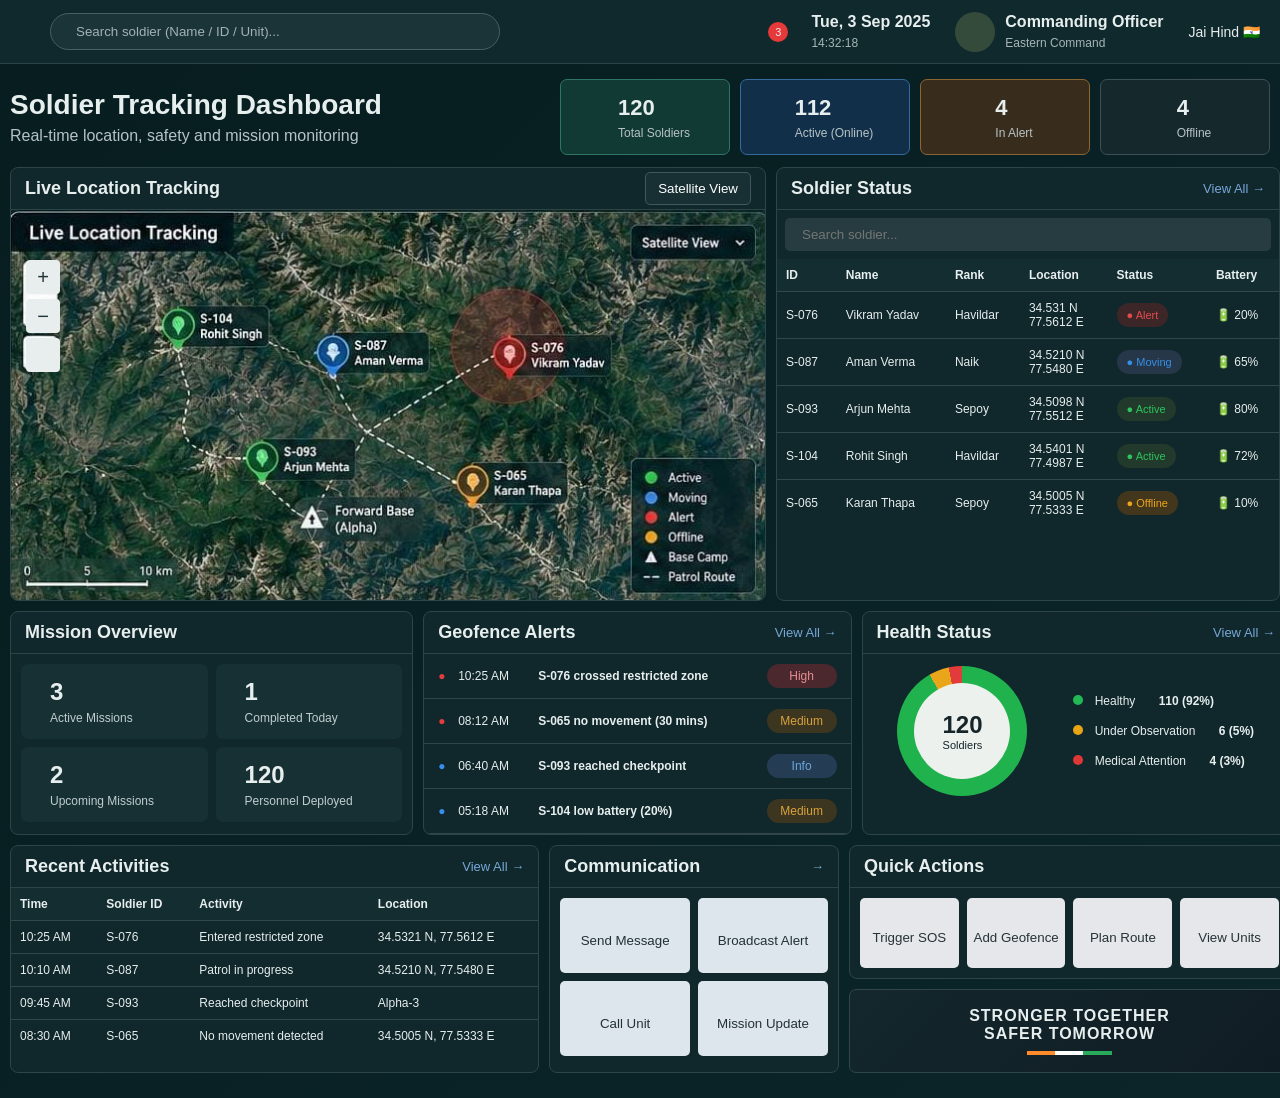
<file: index.html>
<!DOCTYPE html>
<html lang="en">
<head>
    <meta charset="UTF-8">
    <meta name="viewport" content="width=device-width, initial-scale=1.0">

    <title>Soldier Tracking Dashboard</title>

    <!-- Font Awesome Icons -->
    <link rel="stylesheet"
        href="index.css">

    <link rel="stylesheet" href="index.css">
</head>

<body>

    <!-- ================= HEADER ================= -->

    <header class="topbar">

        <div class="menu">
            <i class="fa-solid fa-bars"></i>
        </div>

        <div class="search-box">
            <i class="fa-solid fa-magnifying-glass"></i>
            <input type="text"
                placeholder="Search soldier (Name / ID / Unit)...">
        </div>

        <div class="top-right">

            <div class="notification">
                <i class="fa-solid fa-bell"></i>
                <span>3</span>
            </div>

            <div class="date-time">
                <i class="fa-regular fa-calendar"></i>
                <div>
                    <strong>Tue, 3 Sep 2025</strong>
                    <p>14:32:18</p>
                </div>
            </div>

            <div class="officer">
                <div class="avatar">
                    <i class="fa-solid fa-user"></i>
                </div>

                <div>
                    <strong>Commanding Officer</strong>
                    <p>Eastern Command</p>
                </div>
            </div>

            <div class="jai-hind">
                Jai Hind 🇮🇳
            </div>

        </div>

    </header>


    <!-- ================= MAIN CONTENT ================= -->

    <main>

        <!-- TITLE -->

        <section class="dashboard-title">

            <div>
                <h1>Soldier Tracking Dashboard</h1>
                <p>Real-time location, safety and mission monitoring</p>
            </div>


            <!-- STATISTICS -->

            <div class="stats">

                <div class="stat-card green">
                    <i class="fa-solid fa-users"></i>

                    <div>
                        <h2>120</h2>
                        <p>Total Soldiers</p>
                    </div>
                </div>


                <div class="stat-card blue">
                    <i class="fa-solid fa-location-dot"></i>

                    <div>
                        <h2>112</h2>
                        <p>Active (Online)</p>
                    </div>
                </div>


                <div class="stat-card orange">
                    <i class="fa-solid fa-triangle-exclamation"></i>

                    <div>
                        <h2>4</h2>
                        <p>In Alert</p>
                    </div>
                </div>


                <div class="stat-card dark">
                    <i class="fa-solid fa-wifi"></i>

                    <div>
                        <h2>4</h2>
                        <p>Offline</p>
                    </div>
                </div>

            </div>

        </section>



        <!-- ================= TOP GRID ================= -->

        <section class="top-grid">


            <!-- MAP -->

            <div class="card map-card">

                <div class="card-header">
                    <h2>Live Location Tracking</h2>

                    <button>
                        Satellite View
                        <i class="fa-solid fa-chevron-down"></i>
                    </button>
                </div>


                <div class="map">

                    <img class="gps-image" src="index.jpeg" alt="GPS tracking map">

                    <!-- Map Controls -->

                    <div class="map-controls">
                        <button>+</button>
                        <button>−</button>
                        <button>
                            <i class="fa-solid fa-crosshairs"></i>
                        </button>
                    </div>


                    <!-- Soldier Locations -->

                    <div class="soldier s1 active">
                        <i class="fa-solid fa-location-dot"></i>

                        


                    
                    </div>


                   

                    <!-- Base Camp -->

                    <div class="base-camp">
                        <i class="fa-solid fa-tent"></i>
                        <span>Forward Base<br>(Alpha)</span>
                    </div>


                    <!-- Legend -->

                    <div class="legend">

                        <div>
                            <span class="dot green-dot"></span>
                            Active
                        </div>

                        <div>
                            <span class="dot blue-dot"></span>
                            Moving
                        </div>

                        <div>
                            <span class="dot red-dot"></span>
                            Alert
                        </div>

                        <div>
                            <span class="dot yellow-dot"></span>
                            Offline
                        </div>

                    </div>


                    <div class="scale">
                        0 &nbsp;&nbsp;&nbsp;&nbsp;&nbsp;&nbsp; 5 &nbsp;&nbsp;&nbsp;&nbsp;&nbsp;&nbsp; 10 km
                        <div></div>
                    </div>

                </div>

            </div>



            <!-- SOLDIER STATUS -->

            <div class="card soldier-status">

                <div class="card-header">
                    <h2>Soldier Status</h2>
                    <a href="#">View All →</a>
                </div>


                <div class="status-search">
                    <i class="fa-solid fa-magnifying-glass"></i>
                    <input type="text" placeholder="Search soldier...">
                </div>


                <table>

                    <thead>
                        <tr>
                            <th>ID</th>
                            <th>Name</th>
                            <th>Rank</th>
                            <th>Location</th>
                            <th>Status</th>
                            <th>Battery</th>
                        </tr>
                    </thead>


                    <tbody>

                        <tr>
                            <td>S-076</td>
                            <td>Vikram Yadav</td>
                            <td>Havildar</td>
                            <td>34.531 N<br>77.5612 E</td>

                            <td>
                                <span class="status alert-status">
                                    ● Alert
                                </span>
                            </td>

                            <td>🔋 20%</td>
                        </tr>


                        <tr>
                            <td>S-087</td>
                            <td>Aman Verma</td>
                            <td>Naik</td>
                            <td>34.5210 N<br>77.5480 E</td>

                            <td>
                                <span class="status moving-status">
                                    ● Moving
                                </span>
                            </td>

                            <td>🔋 65%</td>
                        </tr>


                        <tr>
                            <td>S-093</td>
                            <td>Arjun Mehta</td>
                            <td>Sepoy</td>
                            <td>34.5098 N<br>77.5512 E</td>

                            <td>
                                <span class="status active-status">
                                    ● Active
                                </span>
                            </td>

                            <td>🔋 80%</td>
                        </tr>


                        <tr>
                            <td>S-104</td>
                            <td>Rohit Singh</td>
                            <td>Havildar</td>
                            <td>34.5401 N<br>77.4987 E</td>

                            <td>
                                <span class="status active-status">
                                    ● Active
                                </span>
                            </td>

                            <td>🔋 72%</td>
                        </tr>


                        <tr>
                            <td>S-065</td>
                            <td>Karan Thapa</td>
                            <td>Sepoy</td>
                            <td>34.5005 N<br>77.5333 E</td>

                            <td>
                                <span class="status offline-status">
                                    ● Offline
                                </span>
                            </td>

                            <td>🔋 10%</td>
                        </tr>

                    </tbody>

                </table>

            </div>

        </section>



        <!-- ================= SECOND GRID ================= -->

        <section class="middle-grid">


            <!-- MISSION OVERVIEW -->

            <div class="card mission-card">

                <div class="card-header">
                    <h2>Mission Overview</h2>
                </div>


                <div class="mission-grid">

                    <div class="mission-item">
                        <i class="fa-solid fa-bullseye green-icon"></i>

                        <div>
                            <h2>3</h2>
                            <p>Active Missions</p>
                        </div>
                    </div>


                    <div class="mission-item">
                        <i class="fa-solid fa-flag green-icon"></i>

                        <div>
                            <h2>1</h2>
                            <p>Completed Today</p>
                        </div>
                    </div>


                    <div class="mission-item">
                        <i class="fa-solid fa-clock blue-icon"></i>

                        <div>
                            <h2>2</h2>
                            <p>Upcoming Missions</p>
                        </div>
                    </div>


                    <div class="mission-item">
                        <i class="fa-solid fa-users blue-icon"></i>

                        <div>
                            <h2>120</h2>
                            <p>Personnel Deployed</p>
                        </div>
                    </div>

                </div>

            </div>



            <!-- GEOFENCE ALERTS -->

            <div class="card geofence-card">

                <div class="card-header">
                    <h2>Geofence Alerts</h2>
                    <a href="#">View All →</a>
                </div>


                <div class="alert-row">
                    <span class="red">●</span>
                    <span>10:25 AM</span>
                    <strong>S-076 crossed restricted zone</strong>
                    <span class="priority high">High</span>
                </div>


                <div class="alert-row">
                    <span class="red">●</span>
                    <span>08:12 AM</span>
                    <strong>S-065 no movement (30 mins)</strong>
                    <span class="priority medium">Medium</span>
                </div>


                <div class="alert-row">
                    <span class="blue-text">●</span>
                    <span>06:40 AM</span>
                    <strong>S-093 reached checkpoint</strong>
                    <span class="priority info">Info</span>
                </div>


                <div class="alert-row">
                    <span class="blue-text">●</span>
                    <span>05:18 AM</span>
                    <strong>S-104 low battery (20%)</strong>
                    <span class="priority medium">Medium</span>
                </div>

            </div>



            <!-- HEALTH STATUS -->

            <div class="card health-card">

                <div class="card-header">
                    <h2>
                        <i class="fa-solid fa-heart"></i>
                        Health Status
                    </h2>

                    <a href="#">View All →</a>
                </div>


                <div class="health-content">

                    <div class="health-circle">
                        <div>
                            <h1>120</h1>
                            <p>Soldiers</p>
                        </div>
                    </div>


                    <div class="health-list">

                        <p>
                            <span class="dot green-dot"></span>
                            Healthy
                            <strong>110 (92%)</strong>
                        </p>

                        <p>
                            <span class="dot yellow-dot"></span>
                            Under Observation
                            <strong>6 (5%)</strong>
                        </p>

                        <p>
                            <span class="dot red-dot"></span>
                            Medical Attention
                            <strong>4 (3%)</strong>
                        </p>

                    </div>

                </div>

            </div>

        </section>



        <!-- ================= BOTTOM GRID ================= -->

        <section class="bottom-grid">


            <!-- RECENT ACTIVITIES -->

            <div class="card activities-card">

                <div class="card-header">
                    <h2>Recent Activities</h2>
                    <a href="#">View All →</a>
                </div>


                <table>

                    <thead>
                        <tr>
                            <th>Time</th>
                            <th>Soldier ID</th>
                            <th>Activity</th>
                            <th>Location</th>
                        </tr>
                    </thead>


                    <tbody>

                        <tr>
                            <td>10:25 AM</td>
                            <td>S-076</td>
                            <td>Entered restricted zone</td>
                            <td>34.5321 N, 77.5612 E</td>
                        </tr>

                        <tr>
                            <td>10:10 AM</td>
                            <td>S-087</td>
                            <td>Patrol in progress</td>
                            <td>34.5210 N, 77.5480 E</td>
                        </tr>

                        <tr>
                            <td>09:45 AM</td>
                            <td>S-093</td>
                            <td>Reached checkpoint</td>
                            <td>Alpha-3</td>
                        </tr>

                        <tr>
                            <td>08:30 AM</td>
                            <td>S-065</td>
                            <td>No movement detected</td>
                            <td>34.5005 N, 77.5333 E</td>
                        </tr>

                    </tbody>

                </table>

            </div>



            <!-- COMMUNICATION -->

            <div class="card communication-card">

                <div class="card-header">
                    <h2>Communication</h2>
                    <a href="#">→</a>
                </div>


                <div class="communication-grid">

                    <button>
                        <i class="fa-solid fa-tower-broadcast"></i>
                        Send Message
                    </button>

                    <button>
                        <i class="fa-solid fa-bullhorn"></i>
                        Broadcast Alert
                    </button>

                    <button>
                        <i class="fa-solid fa-users"></i>
                        Call Unit
                    </button>

                    <button>
                        <i class="fa-solid fa-file-lines"></i>
                        Mission Update
                    </button>

                </div>

            </div>



            <!-- RIGHT SIDE -->

            <div class="right-column">


                <!-- QUICK ACTIONS -->

                <div class="card quick-actions">

                    <div class="card-header">
                        <h2>Quick Actions</h2>
                    </div>


                    <div class="action-grid">

                        <button>
                            <i class="fa-solid fa-bell red-icon"></i>
                            Trigger SOS
                        </button>

                        <button>
                            <i class="fa-solid fa-location-dot green-icon"></i>
                            Add Geofence
                        </button>

                        <button>
                            <i class="fa-solid fa-code-branch blue-icon"></i>
                            Plan Route
                        </button>

                        <button>
                            <i class="fa-solid fa-users purple-icon"></i>
                            View Units
                        </button>

                    </div>

                </div>


                <!-- FOOTER BANNER -->

                <div class="military-banner">

                    <h2>STRONGER TOGETHER<br>SAFER TOMORROW</h2>

                    <div class="tricolor"></div>

                </div>


            </div>

        </section>

    </main>

</body>
</html>
</file>
<file: index.css>
/* ================= RESET ================= */

* {
    margin: 0;
    padding: 0;
    box-sizing: border-box;
}


body {
    font-family: Arial, Helvetica, sans-serif;

    background:
        linear-gradient(
            135deg,
            #071d20,
            #0b2528
        );

    color: #e7eeee;

    min-height: 100vh;
}


/* ================= TOP BAR ================= */

.topbar {

    height: 64px;

    display: flex;
    align-items: center;

    padding: 0 20px;

    background: #10292d;

    border-bottom: 1px solid #294247;

}


.menu {

    font-size: 22px;

    margin-right: 30px;

    color: #d7e1e2;

    cursor: pointer;

}


/* SEARCH */

.search-box {

    display: flex;
    align-items: center;

    width: 450px;

    background: #1a3438;

    border: 1px solid #456066;

    border-radius: 25px;

    padding: 10px 15px;

}


.search-box i {

    color: #9baeb0;

    margin-right: 10px;

}


.search-box input {

    background: transparent;

    border: none;

    outline: none;

    color: white;

    width: 100%;

}


.search-box input::placeholder {

    color: #a3b2b5;

}


/* RIGHT HEADER */

.top-right {

    margin-left: auto;

    display: flex;
    align-items: center;

    gap: 25px;

}


.notification {

    position: relative;

    font-size: 20px;

}


.notification span {

    position: absolute;

    top: -10px;
    right: -12px;

    width: 20px;
    height: 20px;

    display: flex;
    align-items: center;
    justify-content: center;

    background: #e63939;

    border-radius: 50%;

    font-size: 11px;

}


.date-time,
.officer {

    display: flex;
    align-items: center;

    gap: 10px;

}


.date-time i {

    font-size: 20px;

}


.date-time p,
.officer p {

    margin-top: 5px;

    font-size: 12px;

    color: #a7b6b8;

}


.avatar {

    width: 40px;
    height: 40px;

    border-radius: 50%;

    display: flex;
    align-items: center;
    justify-content: center;

    background: #344b3b;

}


.jai-hind {

    font-size: 14px;

}


/* ================= MAIN ================= */

main {

    padding: 15px 10px 25px;

}


/* ================= DASHBOARD TITLE ================= */

.dashboard-title {

    display: flex;

    justify-content: space-between;

    align-items: center;

    margin-bottom: 12px;

}


.dashboard-title h1 {

    font-size: 28px;

    margin-bottom: 6px;

}


.dashboard-title p {

    color: #b7c3c5;

    font-size: 16px;

}


/* ================= STAT CARDS ================= */

.stats {

    display: flex;

    gap: 10px;

}


.stat-card {

    width: 170px;
    height: 76px;

    display: flex;
    align-items: center;
    justify-content: center;

    gap: 18px;

    border-radius: 7px;

    border: 1px solid #3d5055;

}


.stat-card i {

    font-size: 28px;

}


.stat-card h2 {

    font-size: 22px;

}


.stat-card p {

    font-size: 12px;

    margin-top: 5px;

}


.green {

    background: #123a34;

    border-color: #2d7564;

}

.green i {
    color: #56d88b;
}


.blue {

    background: #122f4a;

    border-color: #346b9c;

}

.blue i {
    color: #65a7ed;
}


.orange {

    background: #382d1c;

    border-color: #8c6533;

}

.orange i {
    color: #ffae50;
}


.dark {

    background: #15292d;

}


/* ================= COMMON CARD ================= */

.card {

    background: #10272b;

    border: 1px solid #2d4448;

    border-radius: 8px;

    overflow: hidden;

}


.card-header {

    height: 42px;

    padding: 0 14px;

    display: flex;
    align-items: center;
    justify-content: space-between;

    border-bottom: 1px solid #2c4448;

}


.card-header h2 {

    font-size: 18px;

}


.card-header a {

    text-decoration: none;

    color: #77a8d8;

    font-size: 13px;

}


.card-header button {

    background: #183034;

    color: white;

    border: 1px solid #40585d;

    padding: 8px 12px;

    border-radius: 5px;

    cursor: pointer;

}


/* ================= TOP GRID ================= */

.top-grid {

    display: grid;

    grid-template-columns: 60% 40%;

    gap: 10px;

}


/* ================= MAP ================= */

.map {

    height: 390px;

    position: relative;

    overflow: hidden;

    background:

        radial-gradient(
            circle at 30% 40%,
            rgba(73, 112, 88, .5),
            transparent 30%
        ),

        radial-gradient(
            circle at 70% 30%,
            rgba(47, 78, 59, .7),
            transparent 35%
        ),

        linear-gradient(
            135deg,
            #17352f,
            #344438,
            #182c29
        );

}


.map::before {

    content: "";

    position: absolute;

    inset: 0;

    opacity: .4;

    background-image:

        repeating-linear-gradient(
            120deg,
            transparent,
            transparent 25px,
            rgba(255,255,255,.08) 26px,
            transparent 28px
        );

}


.gps-image {

    position: absolute;

    inset: 0;

    width: 100%;
    height: 100%;

    object-fit: cover;

    border: none;
    border-radius: 0;

    z-index: 1;

}


/* MAP CONTROLS */

.map-controls {

    position: absolute;

    top: 50px;
    left: 15px;

    z-index: 3;

    display: flex;
    flex-direction: column;

    gap: 5px;

}


.map-controls button {

    width: 34px;
    height: 34px;

    border: none;

    background: #e8eeee;

    color: #233438;

    font-size: 20px;

    border-radius: 4px;

}


/* SOLDIER MARKER */

.soldier {

    position: absolute;

    display: flex;

    align-items: center;

    gap: 6px;

    z-index: 2;

}


.soldier i {

    font-size: 38px;

}


.soldier div {

    padding: 7px 10px;

    background: rgba(12, 24, 27, .9);

    border-radius: 5px;

    border: 1px solid #3d4c4e;

    display: flex;

    flex-direction: column;

    font-size: 12px;

}


.active i {
    color: #37cf67;
}

.moving i {
    color: #4899e8;
}

.alert i {
    color: #e33d3d;
}

.offline i {
    color: #f5a623;
}


.s1 {
    left: 20%;
    top: 25%;
}

.s2 {
    left: 41%;
    top: 32%;
}

.s3 {
    left: 63%;
    top: 32%;
}

.s4 {
    left: 32%;
    top: 62%;
}

.s5 {
    left: 58%;
    top: 68%;
}


/* BASE CAMP */

.base-camp {

    position: absolute;

    left: 38%;
    top: 72%;

    display: flex;
    align-items: center;

    gap: 8px;

    font-size: 13px;

}


.base-camp i {

    font-size: 32px;

}


/* LEGEND */

.legend {

    position: absolute;

    right: 15px;
    bottom: 15px;

    padding: 12px;

    background: rgba(10, 25, 28, .85);

    border: 1px solid #3c5054;

    border-radius: 5px;

    font-size: 13px;

}


.legend div {

    margin: 7px 0;

}


.dot {

    display: inline-block;

    width: 10px;
    height: 10px;

    border-radius: 50%;

    margin-right: 8px;

}


.green-dot {
    background: #22b955;
}

.blue-dot {
    background: #288ce6;
}

.red-dot {
    background: #df3636;
}

.yellow-dot {
    background: #eaa515;
}


/* SCALE */

.scale {

    position: absolute;

    left: 18px;
    bottom: 15px;

    font-size: 11px;

}


.scale div {

    width: 125px;

    border-bottom: 4px solid white;

    margin-top: 4px;

}


/* ================= SOLDIER STATUS ================= */

.status-search {

    margin: 8px;

    display: flex;

    align-items: center;

    padding: 9px;

    background: #263c40;

    border-radius: 5px;

}


.status-search i {

    margin-right: 8px;

}


.status-search input {

    border: none;

    outline: none;

    background: transparent;

    color: white;

    width: 100%;

}


/* ================= TABLE ================= */

table {

    width: 100%;

    border-collapse: collapse;

    font-size: 12px;

}


th {

    text-align: left;

    padding: 9px;

    background: #142d31;

}


td {

    padding: 9px;

    border-top: 1px solid #33464a;

}


.status {

    padding: 6px 10px;

    border-radius: 15px;

    font-size: 11px;

}


.alert-status {

    color: #e34b4b;

    background: #3d2628;

}


.moving-status {

    color: #378ee9;

    background: #253748;

}


.active-status {

    color: #2ec45d;

    background: #213a2b;

}


.offline-status {

    color: #f0a41a;

    background: #42371d;

}


/* ================= MIDDLE GRID ================= */

.middle-grid {

    display: grid;

    grid-template-columns: 32% 34% 34%;

    gap: 10px;

    margin-top: 10px;

}


/* ================= MISSION ================= */

.mission-grid {

    display: grid;

    grid-template-columns: 1fr 1fr;

    gap: 8px;

    padding: 10px;

}


.mission-item {

    display: flex;

    align-items: center;

    gap: 15px;

    padding: 14px;

    background: #163034;

    border-radius: 7px;

}


.mission-item i {

    font-size: 30px;

}


.mission-item p {

    font-size: 12px;

    color: #c0cdcf;

    margin-top: 5px;

}


.green-icon {

    color: #28c66b;

}

.blue-icon {

    color: #5c9ee8;

}


/* ================= GEOFENCE ================= */

.alert-row {

    display: grid;

    grid-template-columns:
        20px
        80px
        1fr
        70px;

    align-items: center;

    padding: 10px 14px;

    font-size: 12px;

    border-bottom: 1px solid #31464a;

}


.red {

    color: #e43d3d;

}

.blue-text {

    color: #388ee9;

}


.priority {

    text-align: center;

    padding: 5px;

    border-radius: 12px;

}


.high {

    background: #4a282d;

    color: #e68c91;

}


.medium {

    background: #3c3520;

    color: #d9a33d;

}


.info {

    background: #253d54;

    color: #6ca5db;

}


/* ================= HEALTH ================= */

.health-content {

    display: flex;

    align-items: center;

    justify-content: space-around;

    padding: 12px;

}


.health-circle {

    width: 130px;
    height: 130px;

    border-radius: 50%;

    display: flex;

    align-items: center;
    justify-content: center;

    background:

        conic-gradient(
            #20b34d 0deg 330deg,
            #e9a61a 330deg 348deg,
            #e23b3b 348deg 360deg
        );

}


.health-circle::before {

    content: "";

    position: absolute;

    width: 96px;
    height: 96px;

    border-radius: 50%;

    background: #edf1ee;

}


.health-circle div {

    z-index: 2;

    color: #15252a;

    text-align: center;

}


.health-circle p {

    font-size: 11px;

}


.health-list p {

    margin: 16px 0;

    font-size: 12px;

}


.health-list strong {

    margin-left: 20px;

}


/* ================= BOTTOM GRID ================= */

.bottom-grid {

    display: grid;

    grid-template-columns: 42% 23% 35%;

    gap: 10px;

    margin-top: 10px;

}


/* ================= COMMUNICATION ================= */

.communication-grid {

    display: grid;

    grid-template-columns: 1fr 1fr;

    gap: 8px;

    padding: 10px;

}


.communication-grid button {

    height: 75px;

    border: none;

    border-radius: 5px;

    background: #dce6ec;

    color: #233136;

    cursor: pointer;

    display: flex;

    flex-direction: column;

    align-items: center;

    justify-content: center;

    gap: 10px;

}


.communication-grid i {

    font-size: 25px;

}


/* ================= QUICK ACTIONS ================= */

.action-grid {

    display: grid;

    grid-template-columns: repeat(4, 1fr);

    gap: 8px;

    padding: 10px;

}


.action-grid button {

    height: 70px;

    border: none;

    border-radius: 5px;

    background: #e5e7eb;

    color: #263337;

    cursor: pointer;

    display: flex;

    flex-direction: column;

    align-items: center;

    justify-content: center;

    gap: 8px;

}


.action-grid i {

    font-size: 23px;

}


.red-icon {

    color: #e33434;

}

.purple-icon {

    color: #8549b8;

}


/* ================= BANNER ================= */

.military-banner {

    margin-top: 10px;

    height: 84px;

    display: flex;

    flex-direction: column;

    justify-content: center;

    align-items: center;

    border-radius: 7px;

    border: 1px solid #30464a;

    background:

        linear-gradient(
            135deg,
            #13272c,
            #101c24
        );

}


.military-banner h2 {

    text-align: center;

    font-size: 16px;

    letter-spacing: 1px;

}


.tricolor {

    margin-top: 8px;

    width: 85px;
    height: 4px;

    background:

        linear-gradient(
            to right,
            #ff8b2a 33%,
            white 33% 66%,
            #29a95a 66%
        );

}


/* ================= RESPONSIVE ================= */

@media (max-width: 1100px) {

    .top-grid,
    .middle-grid,
    .bottom-grid {

        grid-template-columns: 1fr;

    }


    .stats {

        flex-wrap: wrap;

    }


    .top-right {

        display: none;

    }


    .dashboard-title {

        flex-direction: column;

        align-items: flex-start;

        gap: 15px;

    }

}


@media (max-width: 700px) {

    .search-box {

        width: 250px;

    }


    .dashboard-title h1 {

        font-size: 22px;

    }


    .stats {

        width: 100%;

    }


    .stat-card {

        width: calc(50% - 5px);

    }


    .mission-grid {

        grid-template-columns: 1fr;

    }


    .action-grid {

        grid-template-columns: 1fr 1fr;

    }


    .health-content {

        flex-direction: column;

        gap: 15px;

    }

}
</file>
<file: das.css>
/* ================= RESET ================= */

* {
    margin: 0;
    padding: 0;
    box-sizing: border-box;
}


body {
    font-family: Arial, Helvetica, sans-serif;

    background:
        linear-gradient(
            135deg,
            #071d20,
            #0b2528
        );

    color: #e7eeee;

    min-height: 100vh;
}


/* ================= TOP BAR ================= */

.topbar {

    height: 64px;

    display: flex;
    align-items: center;

    padding: 0 20px;

    background: #10292d;

    border-bottom: 1px solid #294247;

}


.menu {

    font-size: 22px;

    margin-right: 30px;

    color: #d7e1e2;

    cursor: pointer;

}


/* SEARCH */

.search-box {

    display: flex;
    align-items: center;

    width: 450px;

    background: #1a3438;

    border: 1px solid #456066;

    border-radius: 25px;

    padding: 10px 15px;

}


.search-box i {

    color: #9baeb0;

    margin-right: 10px;

}


.search-box input {

    background: transparent;

    border: none;

    outline: none;

    color: white;

    width: 100%;

}


.search-box input::placeholder {

    color: #a3b2b5;

}


/* RIGHT HEADER */

.top-right {

    margin-left: auto;

    display: flex;
    align-items: center;

    gap: 25px;

}


.notification {

    position: relative;

    font-size: 20px;

}


.notification span {

    position: absolute;

    top: -10px;
    right: -12px;

    width: 20px;
    height: 20px;

    display: flex;
    align-items: center;
    justify-content: center;

    background: #e63939;

    border-radius: 50%;

    font-size: 11px;

}


.date-time,
.officer {

    display: flex;
    align-items: center;

    gap: 10px;

}


.date-time i {

    font-size: 20px;

}


.date-time p,
.officer p {

    margin-top: 5px;

    font-size: 12px;

    color: #a7b6b8;

}


.avatar {

    width: 40px;
    height: 40px;

    border-radius: 50%;

    display: flex;
    align-items: center;
    justify-content: center;

    background: #344b3b;

}


.jai-hind {

    font-size: 14px;

}


/* ================= MAIN ================= */

main {

    padding: 15px 10px 25px;

}


/* ================= DASHBOARD TITLE ================= */

.dashboard-title {

    display: flex;

    justify-content: space-between;

    align-items: center;

    margin-bottom: 12px;

}


.dashboard-title h1 {

    font-size: 28px;

    margin-bottom: 6px;

}


.dashboard-title p {

    color: #b7c3c5;

    font-size: 16px;

}


/* ================= STAT CARDS ================= */

.stats {

    display: flex;

    gap: 10px;

}


.stat-card {

    width: 170px;
    height: 76px;

    display: flex;
    align-items: center;
    justify-content: center;

    gap: 18px;

    border-radius: 7px;

    border: 1px solid #3d5055;

}


.stat-card i {

    font-size: 28px;

}


.stat-card h2 {

    font-size: 22px;

}


.stat-card p {

    font-size: 12px;

    margin-top: 5px;

}


.green {

    background: #123a34;

    border-color: #2d7564;

}

.green i {
    color: #56d88b;
}


.blue {

    background: #122f4a;

    border-color: #346b9c;

}

.blue i {
    color: #65a7ed;
}


.orange {

    background: #382d1c;

    border-color: #8c6533;

}

.orange i {
    color: #ffae50;
}


.dark {

    background: #15292d;

}


/* ================= COMMON CARD ================= */

.card {

    background: #10272b;

    border: 1px solid #2d4448;

    border-radius: 8px;

    overflow: hidden;

}


.card-header {

    height: 42px;

    padding: 0 14px;

    display: flex;
    align-items: center;
    justify-content: space-between;

    border-bottom: 1px solid #2c4448;

}


.card-header h2 {

    font-size: 18px;

}


.card-header a {

    text-decoration: none;

    color: #77a8d8;

    font-size: 13px;

}


.card-header button {

    background: #183034;

    color: white;

    border: 1px solid #40585d;

    padding: 8px 12px;

    border-radius: 5px;

    cursor: pointer;

}


/* ================= TOP GRID ================= */

.top-grid {

    display: grid;

    grid-template-columns: 60% 40%;

    gap: 10px;

}


/* ================= MAP ================= */

.map {

    height: 390px;

    position: relative;

    overflow: hidden;

    background:

        radial-gradient(
            circle at 30% 40%,
            rgba(73, 112, 88, .5),
            transparent 30%
        ),

        radial-gradient(
            circle at 70% 30%,
            rgba(47, 78, 59, .7),
            transparent 35%
        ),

        linear-gradient(
            135deg,
            #17352f,
            #344438,
            #182c29
        );

}


.map::before {

    content: "";

    position: absolute;

    inset: 0;

    opacity: .4;

    background-image:

        repeating-linear-gradient(
            120deg,
            transparent,
            transparent 25px,
            rgba(255,255,255,.08) 26px,
            transparent 28px
        );

}


.gps-image {

    position: absolute;

    inset: 0;

    width: 100%;
    height: 100%;

    object-fit: cover;

    border: none;
    border-radius: 0;

    z-index: 1;

}


/* MAP CONTROLS */

.map-controls {

    position: absolute;

    top: 50px;
    left: 15px;

    z-index: 3;

    display: flex;
    flex-direction: column;

    gap: 5px;

}


.map-controls button {

    width: 34px;
    height: 34px;

    border: none;

    background: #e8eeee;

    color: #233438;

    font-size: 20px;

    border-radius: 4px;

}


/* SOLDIER MARKER */

.soldier {

    position: absolute;

    display: flex;

    align-items: center;

    gap: 6px;

    z-index: 2;

}


.soldier i {

    font-size: 38px;

}


.soldier div {

    padding: 7px 10px;

    background: rgba(12, 24, 27, .9);

    border-radius: 5px;

    border: 1px solid #3d4c4e;

    display: flex;

    flex-direction: column;

    font-size: 12px;

}


.active i {
    color: #37cf67;
}

.moving i {
    color: #4899e8;
}

.alert i {
    color: #e33d3d;
}

.offline i {
    color: #f5a623;
}


.s1 {
    left: 20%;
    top: 25%;
}

.s2 {
    left: 41%;
    top: 32%;
}

.s3 {
    left: 63%;
    top: 32%;
}

.s4 {
    left: 32%;
    top: 62%;
}

.s5 {
    left: 58%;
    top: 68%;
}


/* BASE CAMP */

.base-camp {

    position: absolute;

    left: 38%;
    top: 72%;

    display: flex;
    align-items: center;

    gap: 8px;

    font-size: 13px;

}


.base-camp i {

    font-size: 32px;

}


/* LEGEND */

.legend {

    position: absolute;

    right: 15px;
    bottom: 15px;

    padding: 12px;

    background: rgba(10, 25, 28, .85);

    border: 1px solid #3c5054;

    border-radius: 5px;

    font-size: 13px;

}


.legend div {

    margin: 7px 0;

}


.dot {

    display: inline-block;

    width: 10px;
    height: 10px;

    border-radius: 50%;

    margin-right: 8px;

}


.green-dot {
    background: #22b955;
}

.blue-dot {
    background: #288ce6;
}

.red-dot {
    background: #df3636;
}

.yellow-dot {
    background: #eaa515;
}


/* SCALE */

.scale {

    position: absolute;

    left: 18px;
    bottom: 15px;

    font-size: 11px;

}


.scale div {

    width: 125px;

    border-bottom: 4px solid white;

    margin-top: 4px;

}


/* ================= SOLDIER STATUS ================= */

.status-search {

    margin: 8px;

    display: flex;

    align-items: center;

    padding: 9px;

    background: #263c40;

    border-radius: 5px;

}


.status-search i {

    margin-right: 8px;

}


.status-search input {

    border: none;

    outline: none;

    background: transparent;

    color: white;

    width: 100%;

}


/* ================= TABLE ================= */

table {

    width: 100%;

    border-collapse: collapse;

    font-size: 12px;

}


th {

    text-align: left;

    padding: 9px;

    background: #142d31;

}


td {

    padding: 9px;

    border-top: 1px solid #33464a;

}


.status {

    padding: 6px 10px;

    border-radius: 15px;

    font-size: 11px;

}


.alert-status {

    color: #e34b4b;

    background: #3d2628;

}


.moving-status {

    color: #378ee9;

    background: #253748;

}


.active-status {

    color: #2ec45d;

    background: #213a2b;

}


.offline-status {

    color: #f0a41a;

    background: #42371d;

}


/* ================= MIDDLE GRID ================= */

.middle-grid {

    display: grid;

    grid-template-columns: 32% 34% 34%;

    gap: 10px;

    margin-top: 10px;

}


/* ================= MISSION ================= */

.mission-grid {

    display: grid;

    grid-template-columns: 1fr 1fr;

    gap: 8px;

    padding: 10px;

}


.mission-item {

    display: flex;

    align-items: center;

    gap: 15px;

    padding: 14px;

    background: #163034;

    border-radius: 7px;

}


.mission-item i {

    font-size: 30px;

}


.mission-item p {

    font-size: 12px;

    color: #c0cdcf;

    margin-top: 5px;

}


.green-icon {

    color: #28c66b;

}

.blue-icon {

    color: #5c9ee8;

}


/* ================= GEOFENCE ================= */

.alert-row {

    display: grid;

    grid-template-columns:
        20px
        80px
        1fr
        70px;

    align-items: center;

    padding: 10px 14px;

    font-size: 12px;

    border-bottom: 1px solid #31464a;

}


.red {

    color: #e43d3d;

}

.blue-text {

    color: #388ee9;

}


.priority {

    text-align: center;

    padding: 5px;

    border-radius: 12px;

}


.high {

    background: #4a282d;

    color: #e68c91;

}


.medium {

    background: #3c3520;

    color: #d9a33d;

}


.info {

    background: #253d54;

    color: #6ca5db;

}


/* ================= HEALTH ================= */

.health-content {

    display: flex;

    align-items: center;

    justify-content: space-around;

    padding: 12px;

}


.health-circle {

    width: 130px;
    height: 130px;

    border-radius: 50%;

    display: flex;

    align-items: center;
    justify-content: center;

    background:

        conic-gradient(
            #20b34d 0deg 330deg,
            #e9a61a 330deg 348deg,
            #e23b3b 348deg 360deg
        );

}


.health-circle::before {

    content: "";

    position: absolute;

    width: 96px;
    height: 96px;

    border-radius: 50%;

    background: #edf1ee;

}


.health-circle div {

    z-index: 2;

    color: #15252a;

    text-align: center;

}


.health-circle p {

    font-size: 11px;

}


.health-list p {

    margin: 16px 0;

    font-size: 12px;

}


.health-list strong {

    margin-left: 20px;

}


/* ================= BOTTOM GRID ================= */

.bottom-grid {

    display: grid;

    grid-template-columns: 42% 23% 35%;

    gap: 10px;

    margin-top: 10px;

}


/* ================= COMMUNICATION ================= */

.communication-grid {

    display: grid;

    grid-template-columns: 1fr 1fr;

    gap: 8px;

    padding: 10px;

}


.communication-grid button {

    height: 75px;

    border: none;

    border-radius: 5px;

    background: #dce6ec;

    color: #233136;

    cursor: pointer;

    display: flex;

    flex-direction: column;

    align-items: center;

    justify-content: center;

    gap: 10px;

}


.communication-grid i {

    font-size: 25px;

}


/* ================= QUICK ACTIONS ================= */

.action-grid {

    display: grid;

    grid-template-columns: repeat(4, 1fr);

    gap: 8px;

    padding: 10px;

}


.action-grid button {

    height: 70px;

    border: none;

    border-radius: 5px;

    background: #e5e7eb;

    color: #263337;

    cursor: pointer;

    display: flex;

    flex-direction: column;

    align-items: center;

    justify-content: center;

    gap: 8px;

}


.action-grid i {

    font-size: 23px;

}


.red-icon {

    color: #e33434;

}

.purple-icon {

    color: #8549b8;

}


/* ================= BANNER ================= */

.military-banner {

    margin-top: 10px;

    height: 84px;

    display: flex;

    flex-direction: column;

    justify-content: center;

    align-items: center;

    border-radius: 7px;

    border: 1px solid #30464a;

    background:

        linear-gradient(
            135deg,
            #13272c,
            #101c24
        );

}


.military-banner h2 {

    text-align: center;

    font-size: 16px;

    letter-spacing: 1px;

}


.tricolor {

    margin-top: 8px;

    width: 85px;
    height: 4px;

    background:

        linear-gradient(
            to right,
            #ff8b2a 33%,
            white 33% 66%,
            #29a95a 66%
        );

}


/* ================= RESPONSIVE ================= */

@media (max-width: 1100px) {

    .top-grid,
    .middle-grid,
    .bottom-grid {

        grid-template-columns: 1fr;

    }


    .stats {

        flex-wrap: wrap;

    }


    .top-right {

        display: none;

    }


    .dashboard-title {

        flex-direction: column;

        align-items: flex-start;

        gap: 15px;

    }

}


@media (max-width: 700px) {

    .search-box {

        width: 250px;

    }


    .dashboard-title h1 {

        font-size: 22px;

    }


    .stats {

        width: 100%;

    }


    .stat-card {

        width: calc(50% - 5px);

    }


    .mission-grid {

        grid-template-columns: 1fr;

    }


    .action-grid {

        grid-template-columns: 1fr 1fr;

    }


    .health-content {

        flex-direction: column;

        gap: 15px;

    }

}
</file>
